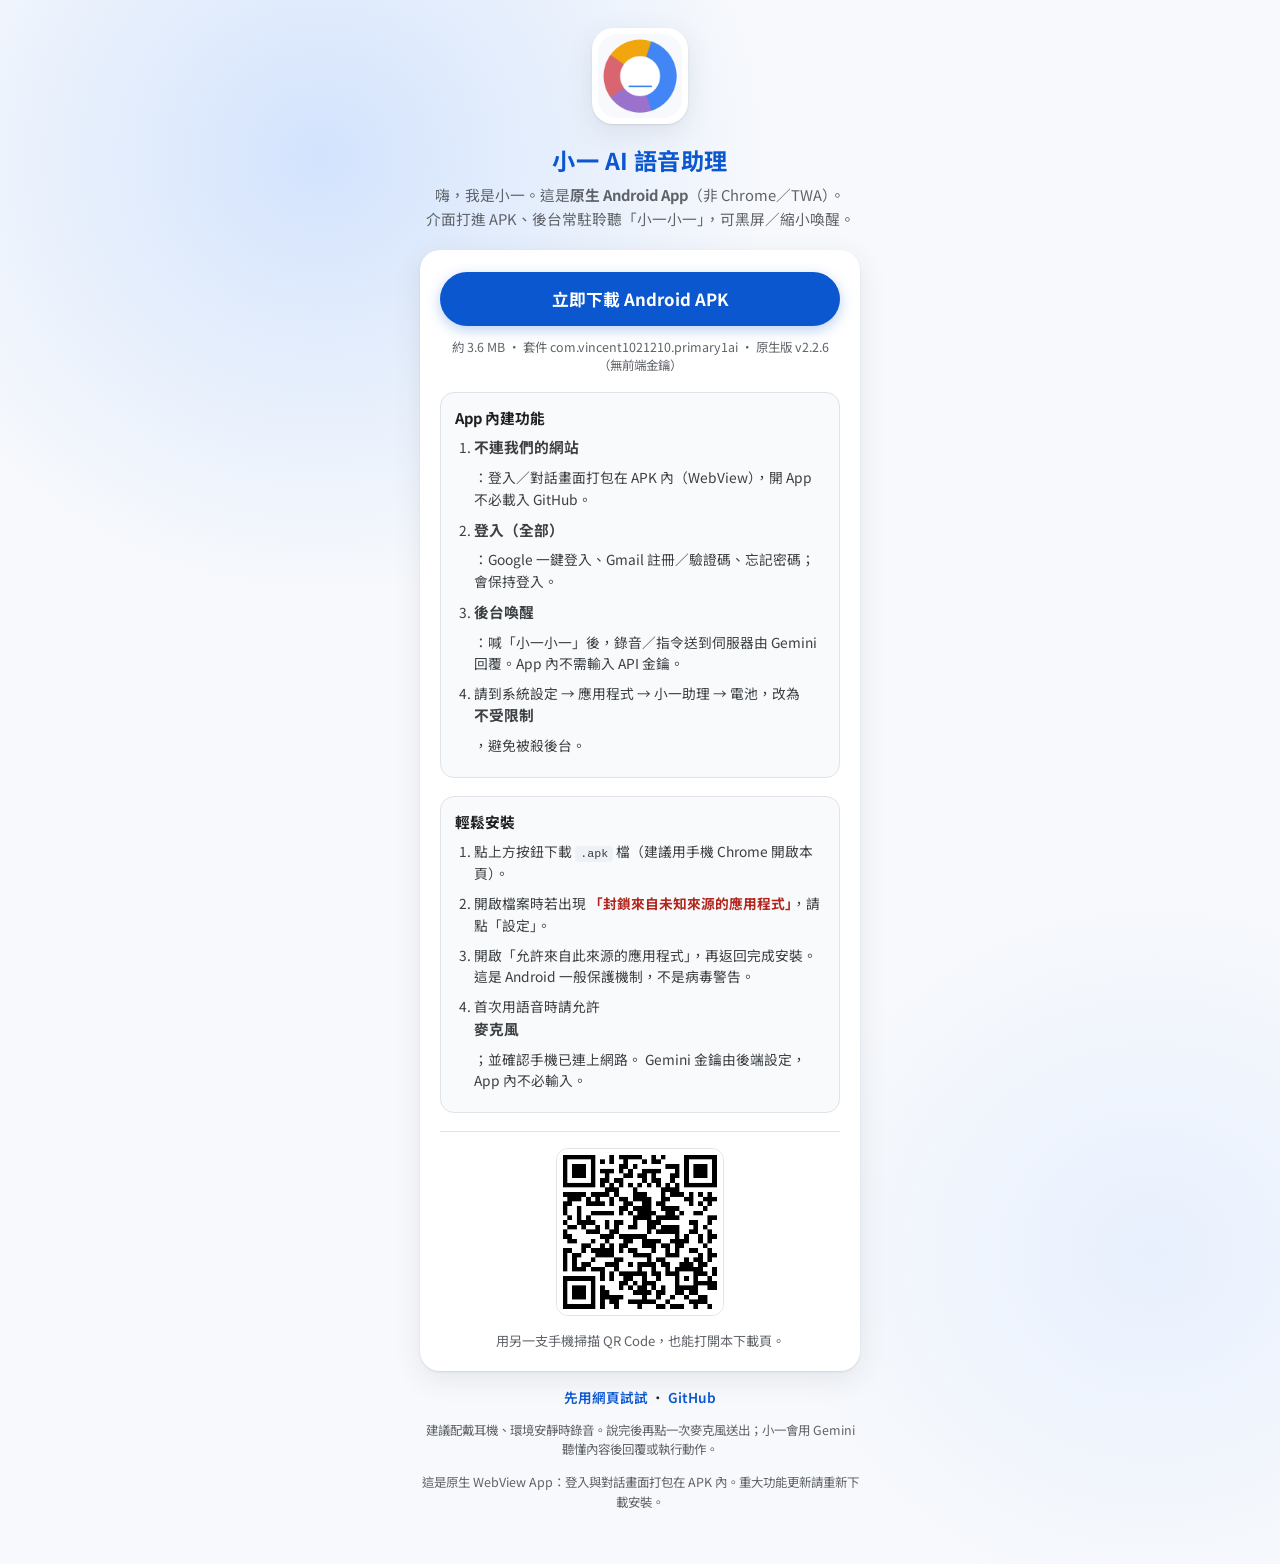
<file: download.html>
<!DOCTYPE html>
<html lang="zh-Hant">
  <head>
    <meta charset="UTF-8" />
    <meta
      name="viewport"
      content="width=device-width, initial-scale=1, viewport-fit=cover"
    />
    <meta name="theme-color" content="#0b57d0" />
    <meta
      name="description"
      content="下載小一 AI 語音助理 Android App（APK），免商店安裝。"
    />
    <title>下載小一 · AI 語音助理</title>
    <link rel="icon" type="image/png" href="icons/icon-192.png" />
    <link rel="apple-touch-icon" href="icons/apple-touch-icon.png" />
    <link rel="preconnect" href="https://fonts.googleapis.com" />
    <link rel="preconnect" href="https://fonts.gstatic.com" crossorigin />
    <link
      href="https://fonts.googleapis.com/css2?family=Noto+Sans+TC:wght@400;500;600;700&display=swap"
      rel="stylesheet"
    />
    <style>
      :root {
        --bg: #f7f9fc;
        --ink: #1f1f1f;
        --muted: #5f6368;
        --accent: #0b57d0;
        --accent-press: #0842a0;
        --soft: #d3e3fd;
        --line: #e0e3e7;
        --danger: #b3261e;
        --card: #ffffff;
        --shadow: 0 1px 2px rgba(60, 64, 67, 0.12),
          0 8px 28px rgba(60, 64, 67, 0.1);
        --font: "Noto Sans TC", "Microsoft JhengHei", sans-serif;
      }

      * {
        box-sizing: border-box;
      }

      body {
        margin: 0;
        min-height: 100dvh;
        font-family: var(--font);
        color: var(--ink);
        background:
          radial-gradient(50% 40% at 25% 10%, var(--soft) 0%, transparent 70%),
          radial-gradient(45% 35% at 90% 80%, #e8f0fe 0%, transparent 65%),
          var(--bg);
        padding: 28px 18px 40px;
        padding-top: calc(28px + env(safe-area-inset-top, 0px));
        padding-bottom: calc(40px + env(safe-area-inset-bottom, 0px));
      }

      .wrap {
        width: min(440px, 100%);
        margin: 0 auto;
      }

      .brand {
        text-align: center;
        margin-bottom: 18px;
      }

      .brand img {
        width: 96px;
        height: 96px;
        border-radius: 22%;
        box-shadow: var(--shadow);
        background: #fff;
      }

      .brand h1 {
        margin: 14px 0 6px;
        font-size: 1.45rem;
        font-weight: 700;
        letter-spacing: 0.02em;
        color: var(--accent);
      }

      .brand p {
        margin: 0;
        color: var(--muted);
        font-size: 0.92rem;
        line-height: 1.65;
      }

      .panel {
        background: var(--card);
        border-radius: 20px;
        box-shadow: var(--shadow);
        padding: 22px 20px 20px;
        margin-top: 8px;
      }

      .btn {
        display: flex;
        align-items: center;
        justify-content: center;
        gap: 8px;
        width: 100%;
        text-decoration: none;
        background: var(--accent);
        color: #fff;
        font-weight: 700;
        font-size: 1.05rem;
        padding: 15px 18px;
        border-radius: 999px;
        border: none;
        box-shadow: 0 4px 14px rgba(11, 87, 208, 0.28);
        transition: background 0.15s ease, transform 0.15s ease;
      }

      .btn:hover {
        background: var(--accent-press);
        transform: translateY(-1px);
      }

      .btn:active {
        transform: translateY(0);
      }

      .meta {
        margin: 12px 0 0;
        text-align: center;
        font-size: 0.78rem;
        color: var(--muted);
      }

      .steps {
        margin-top: 18px;
        padding: 14px 14px 12px;
        background: #f8fafc;
        border: 1px solid var(--line);
        border-radius: 14px;
        text-align: left;
      }

      .steps strong {
        display: block;
        margin-bottom: 8px;
        font-size: 0.92rem;
      }

      .steps ol {
        margin: 0;
        padding-left: 1.2rem;
        color: #3c4043;
        font-size: 0.86rem;
        line-height: 1.55;
      }

      .steps li {
        margin: 0.55rem 0;
      }

      .warn {
        color: var(--danger);
        font-weight: 700;
      }

      .qr-block {
        margin-top: 18px;
        text-align: center;
        padding-top: 16px;
        border-top: 1px solid var(--line);
      }

      .qr-block img {
        width: 168px;
        height: 168px;
        border-radius: 12px;
        background: #fff;
        border: 1px solid var(--line);
      }

      .qr-block p {
        margin: 10px 0 0;
        font-size: 0.82rem;
        color: var(--muted);
        line-height: 1.5;
      }

      .links {
        margin-top: 16px;
        text-align: center;
        font-size: 0.85rem;
      }

      .links a {
        color: var(--accent);
        text-decoration: none;
        font-weight: 600;
      }

      .links a:hover {
        text-decoration: underline;
      }

      .note {
        margin-top: 14px;
        font-size: 0.78rem;
        color: var(--muted);
        line-height: 1.55;
        text-align: center;
      }

      code {
        font-family: ui-monospace, Consolas, monospace;
        background: #eef2f7;
        padding: 1px 5px;
        border-radius: 4px;
        font-size: 0.85em;
      }
    </style>
  </head>
  <body>
    <div class="wrap">
      <header class="brand">
        <img src="icons/icon-512.png" alt="小一助理圖示" width="96" height="96" />
        <h1>小一 AI 語音助理</h1>
        <p>
          嗨，我是小一。這是<strong>原生 Android App</strong>（非 Chrome／TWA）。
          <br />
          介面打進 APK、後台常駐聆聽「小一小一」，可黑屏／縮小喚醒。
        </p>
      </header>

      <section class="panel" aria-label="下載與安裝">
        <a
          class="btn"
          id="downloadBtn"
          href="downloads/xiao-yi-assistant.apk"
          download="小一語音助理.apk"
          type="application/vnd.android.package-archive"
        >
          立即下載 Android APK
        </a>
        <p class="meta">約 3.6 MB · 套件 com.vincent1021210.primary1ai · 原生版 v2.2.6（無前端金鑰）</p>

        <div class="steps">
          <strong>App 內建功能</strong>
          <ol>
            <li>
              <strong>不連我們的網站</strong>：登入／對話畫面打包在 APK 內（WebView），開 App 不必載入 GitHub。
            </li>
            <li>
              <strong>登入（全部）</strong>：Google 一鍵登入、Gmail 註冊／驗證碼、忘記密碼；會保持登入。
            </li>
            <li>
              <strong>後台喚醒</strong>：喊「小一小一」後，錄音／指令送到伺服器由 Gemini 回覆。App 內不需輸入 API 金鑰。
            </li>
            <li>
              請到系統設定 → 應用程式 → 小一助理 → 電池，改為<strong>不受限制</strong>，避免被殺後台。
            </li>
          </ol>
        </div>

        <div class="steps">
          <strong>輕鬆安裝</strong>
          <ol>
            <li>
              點上方按鈕下載 <code>.apk</code> 檔（建議用手機 Chrome 開啟本頁）。
            </li>
            <li>
              開啟檔案時若出現
              <span class="warn">「封鎖來自未知來源的應用程式」</span
              >，請點「設定」。
            </li>
            <li>
              開啟「允許來自此來源的應用程式」，再返回完成安裝。這是 Android
              一般保護機制，不是病毒警告。
            </li>
            <li>
              首次用語音時請允許<strong>麥克風</strong>；並確認手機已連上網路。
              Gemini 金鑰由後端設定，App 內不必輸入。
            </li>
          </ol>
        </div>

        <div class="qr-block">
          <img
            src="downloads/qr-download.png"
            alt="掃描下載小一 App 的 QR Code"
            width="168"
            height="168"
          />
          <p>用另一支手機掃描 QR Code，也能打開本下載頁。</p>
        </div>
      </section>

      <p class="links">
        <a href="mobile/voice_studio.html">先用網頁試試</a>
        ·
        <a href="https://github.com/vincent1021210/Primary-1-AI">GitHub</a>
      </p>
      <p class="note">
        建議配戴耳機、環境安靜時錄音。說完後再點一次麥克風送出；小一會用
        Gemini 聽懂內容後回覆或執行動作。
      </p>
      <p class="note">
        這是原生 WebView App：登入與對話畫面打包在 APK 內。重大功能更新請重新下載安裝。
      </p>
    </div>
  </body>
</html>
</file>
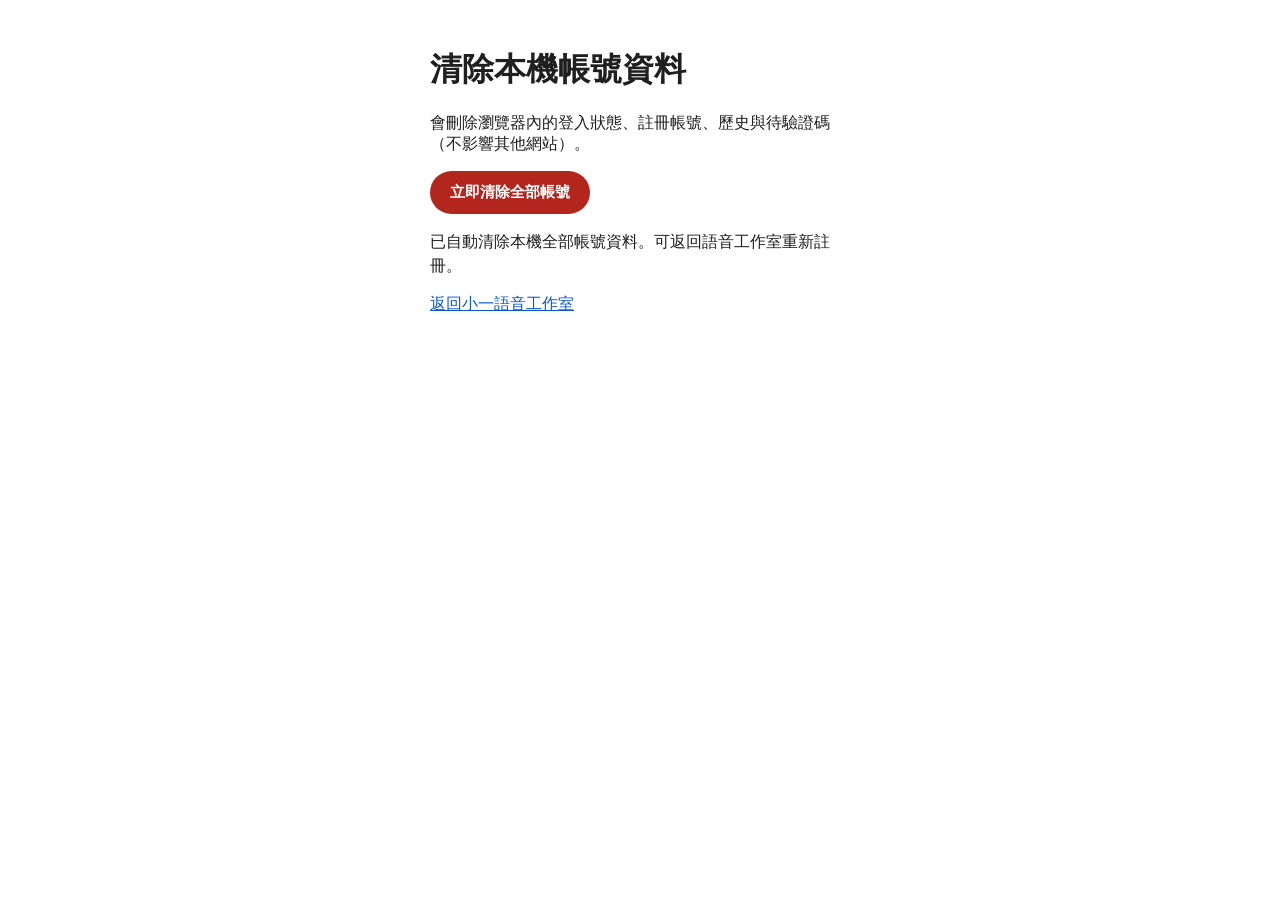
<file: desktop/clear_accounts.html>
<!DOCTYPE html>
<html lang="zh-Hant">
  <head>
    <meta charset="UTF-8" />
    <meta name="viewport" content="width=device-width, initial-scale=1" />
    <title>清除小一本機帳號</title>
    <style>
      body {
        font-family: "Noto Sans TC", "Microsoft JhengHei", sans-serif;
        max-width: 420px;
        margin: 48px auto;
        padding: 0 16px;
        color: #1f1f1f;
      }
      button {
        background: #b3261e;
        color: #fff;
        border: none;
        border-radius: 999px;
        padding: 12px 20px;
        font-size: 15px;
        font-weight: 600;
        cursor: pointer;
      }
      #msg {
        margin-top: 16px;
        line-height: 1.5;
      }
      a {
        color: #0b57d0;
      }
    </style>
  </head>
  <body>
    <h1>清除本機帳號資料</h1>
    <p>會刪除瀏覽器內的登入狀態、註冊帳號、歷史與待驗證碼（不影響其他網站）。</p>
    <button type="button" id="btn">立即清除全部帳號</button>
    <p id="msg"></p>
    <p><a href="voice_studio.html">返回小一語音工作室</a></p>
    <script>
      document.getElementById("btn").onclick = () => {
        [
          "xiaoYiAuthSession",
          "xiaoYiUsersDB",
          "xiaoYiHistoryDB",
          "xiaoYiPendingReg",
        ].forEach((k) => localStorage.removeItem(k));
        document.getElementById("msg").textContent =
          "已清除本機全部帳號資料。可返回語音工作室重新註冊。";
      };
      // 開啟本頁即自動清除一次
      [
        "xiaoYiAuthSession",
        "xiaoYiUsersDB",
        "xiaoYiHistoryDB",
        "xiaoYiPendingReg",
      ].forEach((k) => localStorage.removeItem(k));
      document.getElementById("msg").textContent =
        "已自動清除本機全部帳號資料。可返回語音工作室重新註冊。";
    </script>
  </body>
</html>
</file>
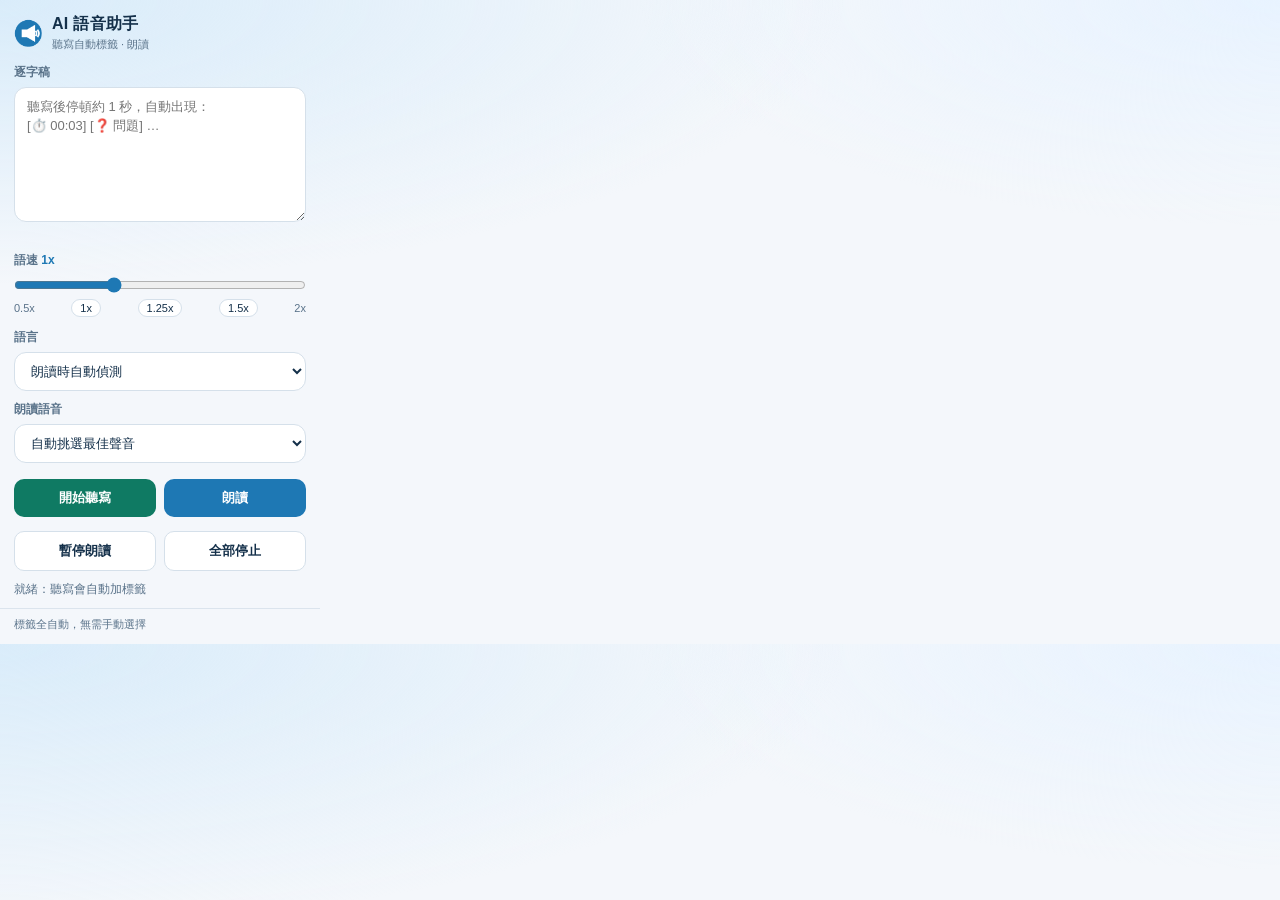
<file: extension/popup/popup.html>
<!DOCTYPE html>
<html lang="zh-Hant">
  <head>
    <meta charset="UTF-8" />
    <meta name="viewport" content="width=device-width, initial-scale=1" />
    <title>AI 語音助手</title>
    <link rel="stylesheet" href="popup.css" />
  </head>
  <body>
    <header class="header">
      <div class="brand">
        <img src="../icons/icon48.png" alt="" width="28" height="28" />
        <div>
          <h1>AI 語音助手</h1>
          <p class="tagline">聽寫自動標籤 · 朗讀</p>
        </div>
      </div>
    </header>

    <main>
      <label class="field-label" for="text">逐字稿</label>
      <textarea
        id="text"
        rows="6"
        placeholder="聽寫後停頓約 1 秒，自動出現：&#10;[⏱️ 00:03] [❓ 問題] …"
      ></textarea>
      <p id="interim" class="interim"></p>

      <label class="field-label" for="rate">
        語速 <span id="rateValue">1.0x</span>
      </label>
      <input id="rate" type="range" min="0.5" max="2" step="0.05" value="1" />
      <div class="rate-marks">
        <span>0.5x</span>
        <button type="button" class="chip" data-rate="1">1x</button>
        <button type="button" class="chip" data-rate="1.25">1.25x</button>
        <button type="button" class="chip" data-rate="1.5">1.5x</button>
        <span>2x</span>
      </div>

      <label class="field-label" for="lang">語言</label>
      <select id="lang">
        <option value="zh-TW">繁體中文</option>
        <option value="zh-CN">簡體中文</option>
        <option value="en-US">English (US)</option>
        <option value="ja-JP">日本語</option>
        <option value="auto">朗讀時自動偵測</option>
      </select>

      <label class="field-label" for="voice">朗讀語音</label>
      <select id="voice">
        <option value="">自動挑選最佳聲音</option>
      </select>

      <div class="actions dual">
        <button type="button" id="btnListen" class="listen">開始聽寫</button>
        <button type="button" id="btnSpeak" class="primary">朗讀</button>
      </div>
      <div class="actions">
        <button type="button" id="btnPause" class="secondary">暫停朗讀</button>
        <button type="button" id="btnStop" class="secondary">全部停止</button>
      </div>

      <p id="status" class="status" aria-live="polite"></p>
    </main>

    <footer class="footer">標籤全自動，無需手動選擇</footer>

    <script src="../lib/language.js"></script>
    <script src="../lib/tts.js"></script>
    <script src="../lib/stt.js"></script>
    <script src="../lib/auto_tag.js"></script>
    <script src="popup.js"></script>
  </body>
</html>
</file>
<file: extension/popup/popup.css>
:root {
  --bg: #f4f7fb;
  --surface: #ffffff;
  --ink: #14304a;
  --muted: #5a738a;
  --line: #d5e0ea;
  --accent: #1e78b4;
  --accent-ink: #ffffff;
  --danger: #b42318;
  --radius: 12px;
  --font: "Segoe UI", "Noto Sans TC", "Microsoft JhengHei", sans-serif;
}

* {
  box-sizing: border-box;
}

body {
  margin: 0;
  width: 320px;
  font-family: var(--font);
  color: var(--ink);
  background:
    radial-gradient(120% 80% at 0% 0%, #d9ecfa 0%, transparent 55%),
    radial-gradient(100% 70% at 100% 0%, #e8f3ff 0%, transparent 50%),
    var(--bg);
}

.header {
  padding: 14px 14px 8px;
}

.brand {
  display: flex;
  gap: 10px;
  align-items: center;
}

.brand img {
  border-radius: 8px;
}

h1 {
  margin: 0;
  font-size: 16px;
  font-weight: 700;
  letter-spacing: 0.02em;
}

.tagline {
  margin: 2px 0 0;
  font-size: 11px;
  color: var(--muted);
}

main {
  padding: 0 14px 10px;
  display: flex;
  flex-direction: column;
  gap: 6px;
}

.field-label {
  font-size: 12px;
  font-weight: 600;
  color: var(--muted);
  margin-top: 4px;
}

#rateValue {
  color: var(--accent);
  font-variant-numeric: tabular-nums;
}

textarea,
select {
  width: 100%;
  border: 1px solid var(--line);
  border-radius: var(--radius);
  background: var(--surface);
  color: var(--ink);
  font: inherit;
  font-size: 13px;
  padding: 10px 12px;
  outline: none;
  resize: vertical;
}

textarea:focus,
select:focus,
input[type="range"]:focus-visible {
  border-color: var(--accent);
  box-shadow: 0 0 0 3px rgba(30, 120, 180, 0.15);
}

textarea {
  min-height: 96px;
  line-height: 1.45;
}

input[type="range"] {
  width: 100%;
  accent-color: var(--accent);
  margin: 2px 0 0;
}

.rate-marks {
  display: flex;
  align-items: center;
  justify-content: space-between;
  gap: 4px;
  font-size: 11px;
  color: var(--muted);
  margin-bottom: 2px;
}

.chip {
  border: 1px solid var(--line);
  background: var(--surface);
  color: var(--ink);
  border-radius: 999px;
  padding: 2px 8px;
  font-size: 11px;
  cursor: pointer;
}

.chip:hover {
  border-color: var(--accent);
  color: var(--accent);
}

.interim {
  min-height: 1.2em;
  margin: 0;
  font-size: 12px;
  color: var(--muted);
  font-style: italic;
}

.tag-box {
  margin-top: 8px;
  padding: 10px;
  border: 1px solid var(--line);
  border-radius: 10px;
  background: #f7fbf9;
}

.tag-title {
  display: flex;
  justify-content: space-between;
  align-items: center;
  font-size: 12px;
  font-weight: 700;
  color: var(--muted);
  margin-bottom: 6px;
}

.speaker-hint {
  color: #0f7a63;
}

.speaker-row {
  display: flex;
  flex-wrap: wrap;
  gap: 4px;
}

.speaker-btn {
  border: 1px solid var(--line);
  background: var(--surface);
  border-radius: 999px;
  padding: 3px 8px;
  font-size: 11px;
  cursor: pointer;
}

.speaker-btn.active {
  border-color: #0f7a63;
  background: #dff3ec;
  color: #0f7a63;
  font-weight: 700;
}

.mini-hint {
  margin: 6px 0 4px;
  font-size: 11px;
  color: var(--muted);
}

.check {
  display: flex;
  align-items: center;
  gap: 8px;
  margin-top: 6px;
  font-size: 12px;
  color: var(--ink);
}

.actions {
  display: grid;
  grid-template-columns: 1fr 1fr;
  gap: 8px;
  margin-top: 8px;
}

.actions.dual {
  grid-template-columns: 1fr 1fr;
  margin-top: 10px;
}

button.primary,
button.secondary,
button.listen {
  border: none;
  border-radius: 10px;
  padding: 10px 8px;
  font: inherit;
  font-size: 13px;
  font-weight: 600;
  cursor: pointer;
}

button.primary {
  background: var(--accent);
  color: var(--accent-ink);
}

button.primary:hover {
  filter: brightness(1.05);
}

button.listen {
  background: #0f7a63;
  color: #fff;
}

button.listen.active {
  background: #b42318;
}

button.secondary {
  background: var(--surface);
  color: var(--ink);
  border: 1px solid var(--line);
}

button.secondary:hover {
  border-color: var(--accent);
}

.status {
  min-height: 1.2em;
  margin: 4px 0 0;
  font-size: 12px;
  color: var(--muted);
}

.status.error {
  color: var(--danger);
}

.footer {
  padding: 8px 14px 12px;
  font-size: 11px;
  color: var(--muted);
  border-top: 1px solid rgba(213, 224, 234, 0.8);
}
</file>
